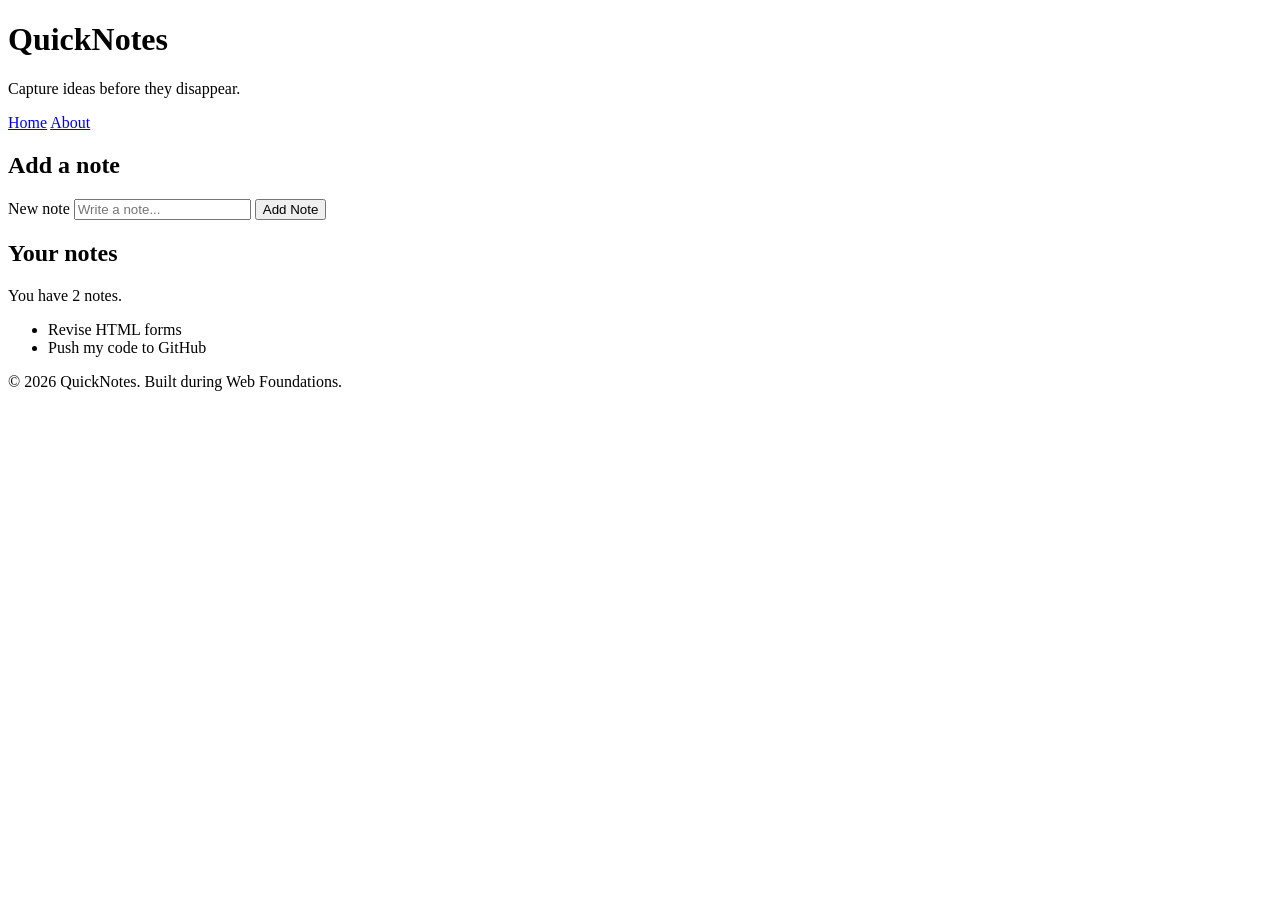
<file: day1/index.html>
<!DOCTYPE html>
<html lang="en">
  <head>
    <meta charset="UTF-8" />
    <meta name="viewport" content="width=device-width, initial-scale=1.0" />
    <title>QuickNotes</title>
  </head>
  <body>
    <header>
      <h1>QuickNotes</h1>
      <p>Capture ideas before they disappear.</p>
      <nav>
        <a href="index.html">Home</a>
        <a href="about.html">About</a>
      </nav>
    </header>

    <main>
      <section>
        <h2>Add a note</h2>
        <form id="note-form">
          <label for="note-input">New note</label>
          <input type="text" id="note-input" placeholder="Write a note...">
          <button type="submit">Add Note</button>
        </form>
      </section>

      <section>
        <h2>Your notes</h2>
        <p id="note-count">You have 2 notes.</p>
        <ul id="notes-list">
          <li>Revise HTML forms</li>
          <li>Push my code to GitHub</li>
        </ul>
      </section>
    </main>

    <footer>
      <p>&copy; 2026 QuickNotes. Built during Web Foundations.</p>
    </footer>
  </body>
</html>
</file>
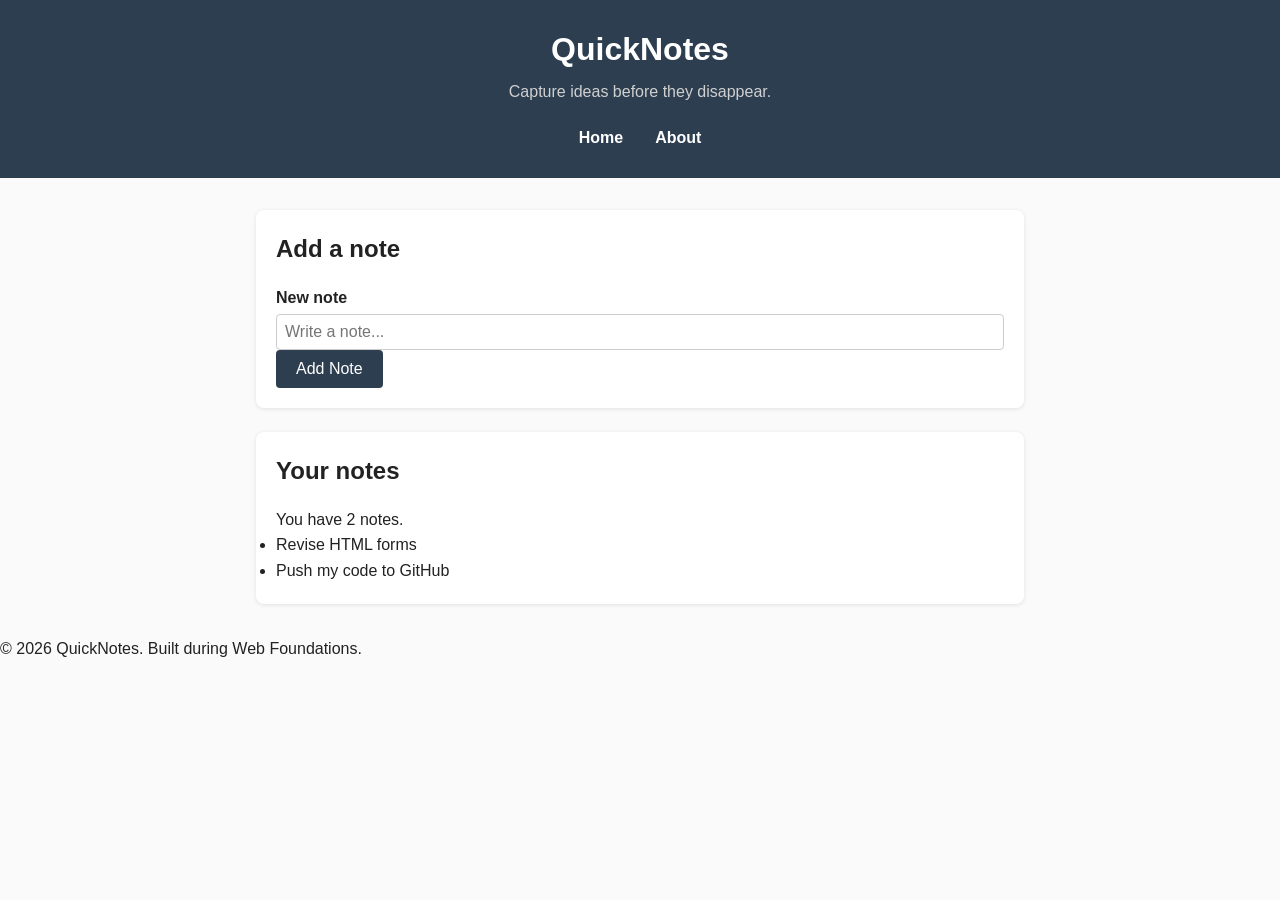
<file: day2/index.html>
<!DOCTYPE html>
<html lang="en">
  <head>
    <meta charset="UTF-8" />
<meta name="viewport" content="width=device-width, initial-scale=1.0" />
    <link rel="stylesheet" href="style.css" />    
    <title>QuickNotes</title>
  </head>
  <body>
    <header>
      <h1>QuickNotes</h1>
      <p>Capture ideas before they disappear.</p>
      <nav>
        <a href="index.html">Home</a>
        <a href="about.html">About</a>
      </nav>
    </header>

    <main>
      <section>
        <h2>Add a note</h2>
        <form id="note-form">
          <label for="note-input">New note</label>
          <input type="text" id="note-input" placeholder="Write a note...">
          <button type="submit">Add Note</button>
        </form>
      </section>

      <section>
        <h2>Your notes</h2>
        <p id="note-count">You have 2 notes.</p>
        <ul id="notes-list">
          <li>Revise HTML forms</li>
          <li>Push my code to GitHub</li>
        </ul>
      </section>
    </main>

    <footer>
      <p>&copy; 2026 QuickNotes. Built during Web Foundations.</p>
    </footer>
  </body>
</html>
</file>
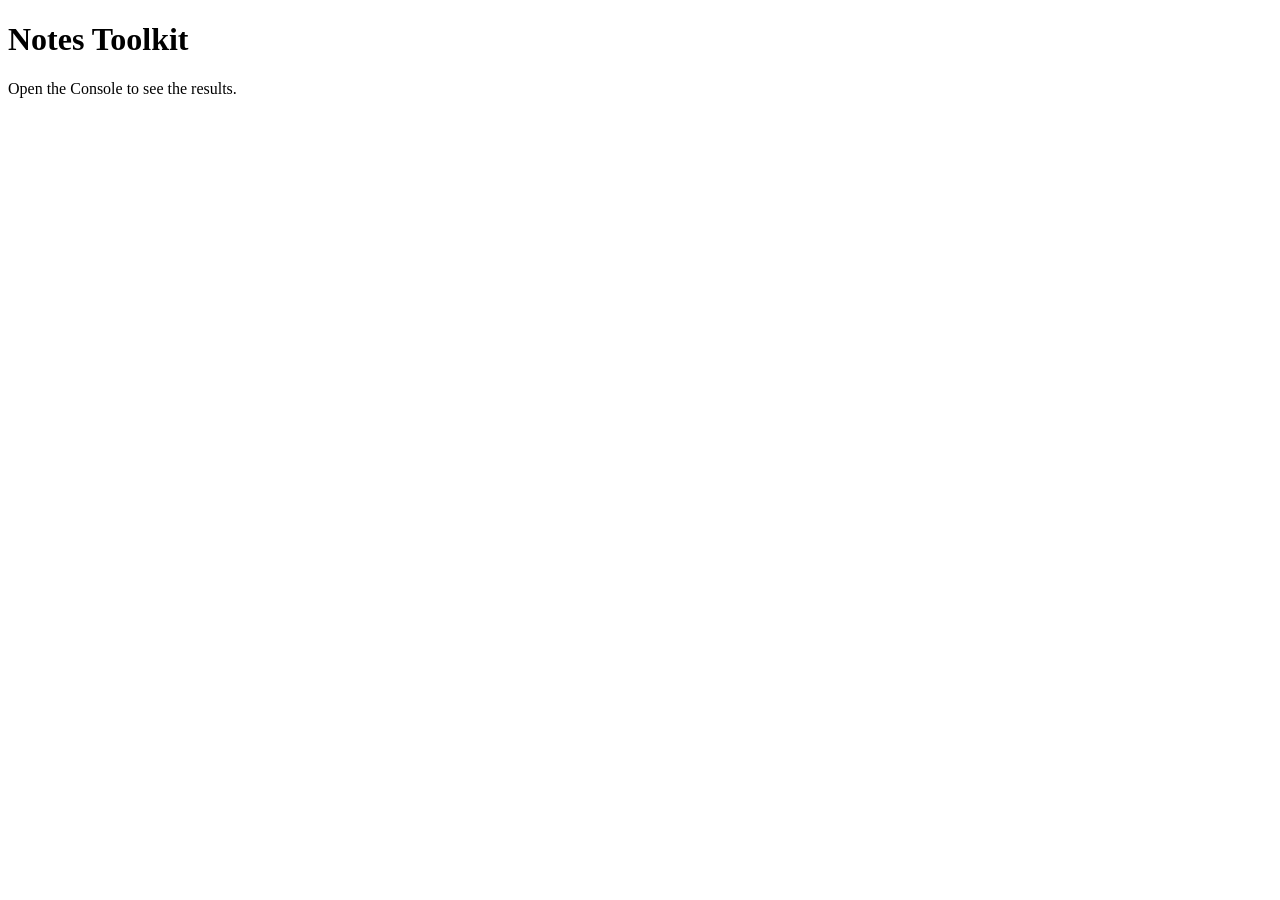
<file: day3/index.html>
<!DOCTYPE html>
<html lang="en">
  <head>
    <meta charset="UTF-8" />
    <meta name="viewport" content="width=device-width, initial-scale=1.0" />
    <title>Notes Toolkit</title>
    <script src="script.js" defer></script>
  </head>
  <body>
      <h1>Notes Toolkit</h1>
      <p>Open the Console to see the results.</p>
  </body>
 </html>
</file>
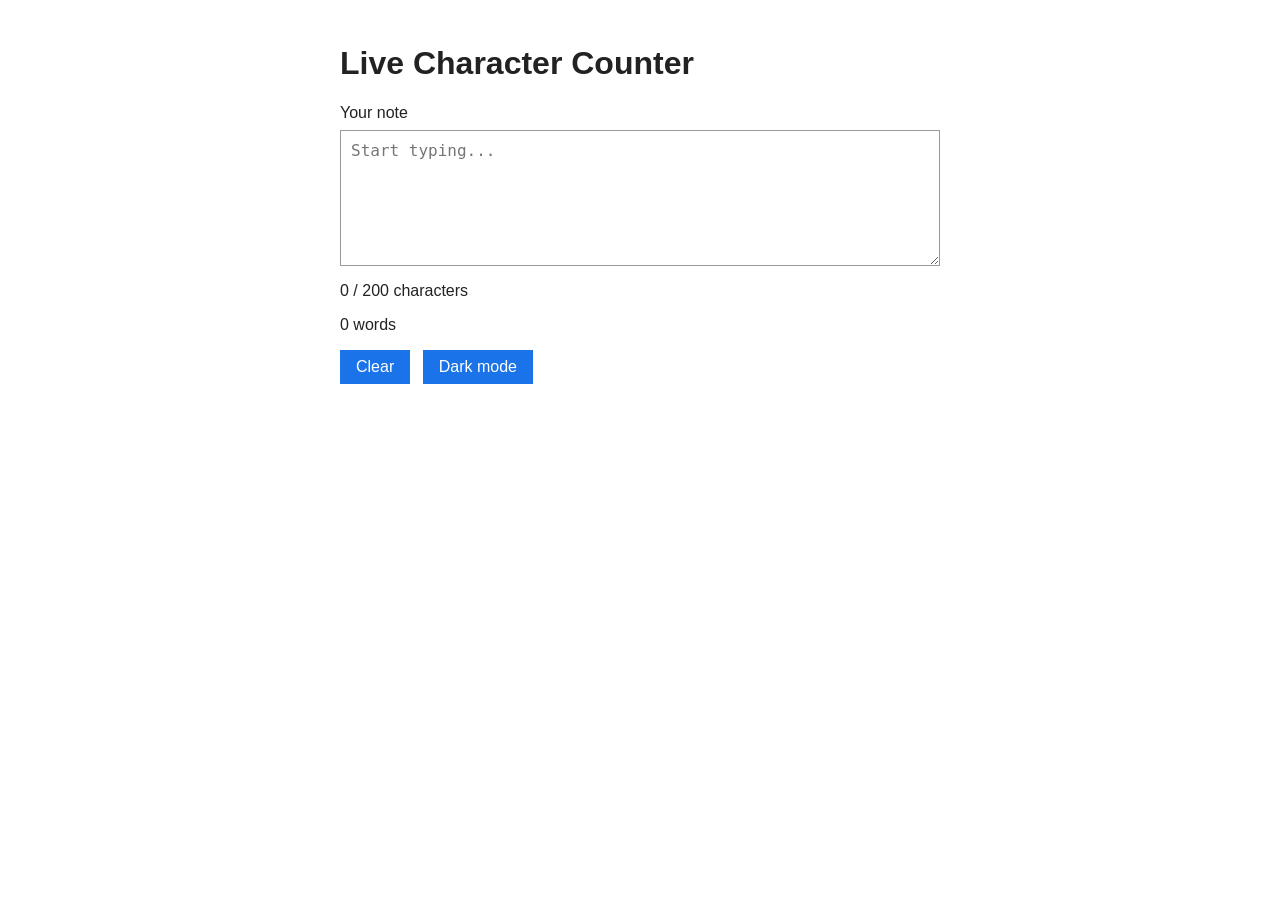
<file: day4/index.html>
<!DOCTYPE html>
<html lang="en">
    <head>
        <meta charset="UTF-8" />
        <meta name="viewport" content="width=device-width, initial-scale=1.0" />
        <title>Live Character Counter</title>
        <link rel="stylesheet" href="style.css" />
        <script src="script.js" defer></script>
    </head>
    <body>
        <main>
            <h1>Live Character Counter</h1>

            <label for="note-text">Your note</label>
            <textarea id="note-text" rows="6" placeholder="Start typing..."></textarea>

            <p id="char-count">0 / 200 characters</p>
            <p id="word-count">0 words</p>

            <button type="button" id="clear-btn">Clear</button>
            <button type="button" id="theme-toggle">Dark mode</button>
        </main>
    </body>

</html>
</file>
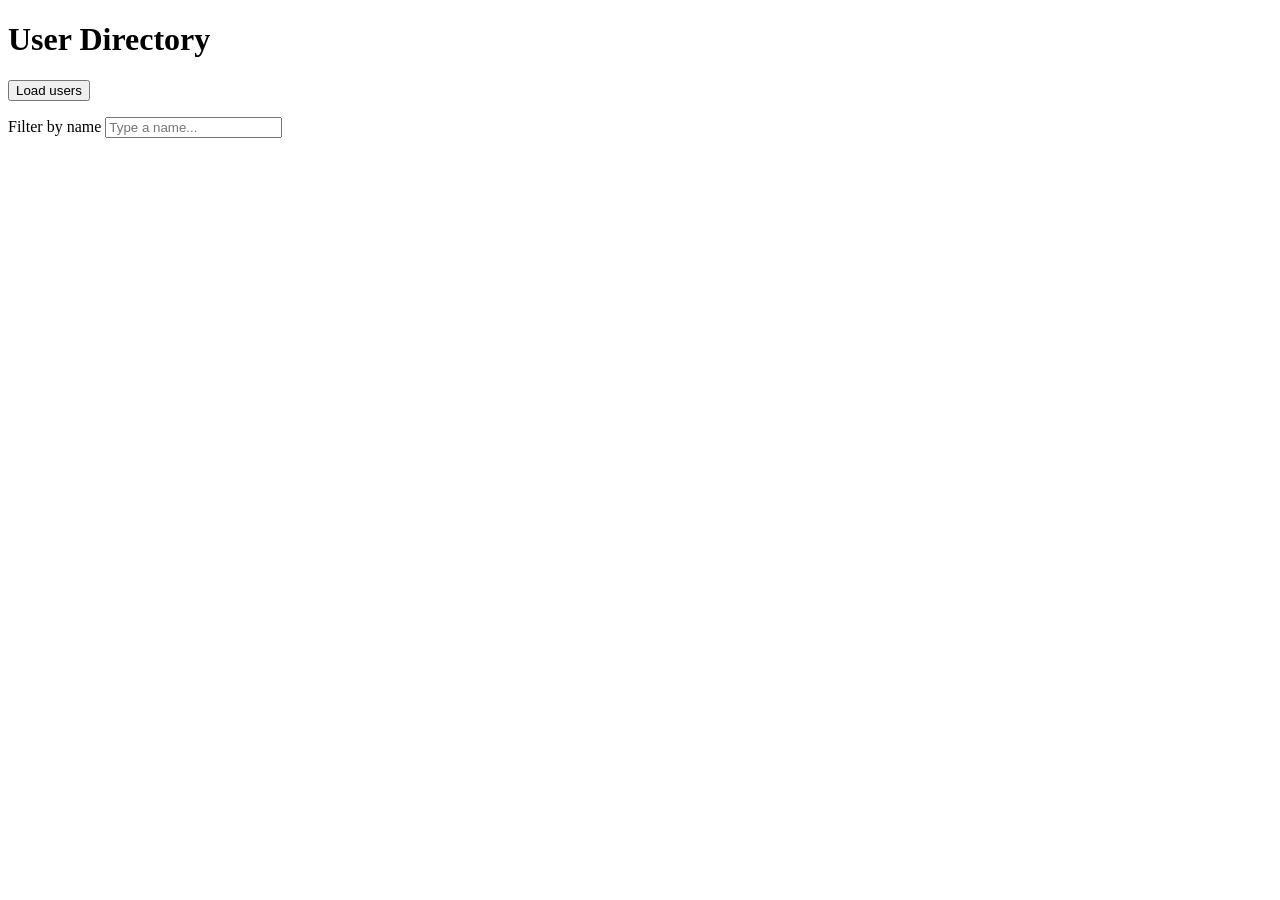
<file: day5/index.html>
<!DOCTYPE html>
<html lang="en">
  <head>
    <meta charset="UTF-8" />
    <meta name="viewport" content="width=device-width, initial-scale=1.0" />
    <title>User Directory</title>
    <script src="users.js" defer></script>
  </head>
  <body>
    <h1>User Directory</h1>

    <button id="load-users" type="button">Load users</button>

    <p>
      <label for="filter-input">Filter by name</label>
      <input type="text" id="filter-input" placeholder="Type a name..." />
    </p>

    <p id="status"></p>

    <ul id="users-list"></ul>
  </body>
</html>
</file>
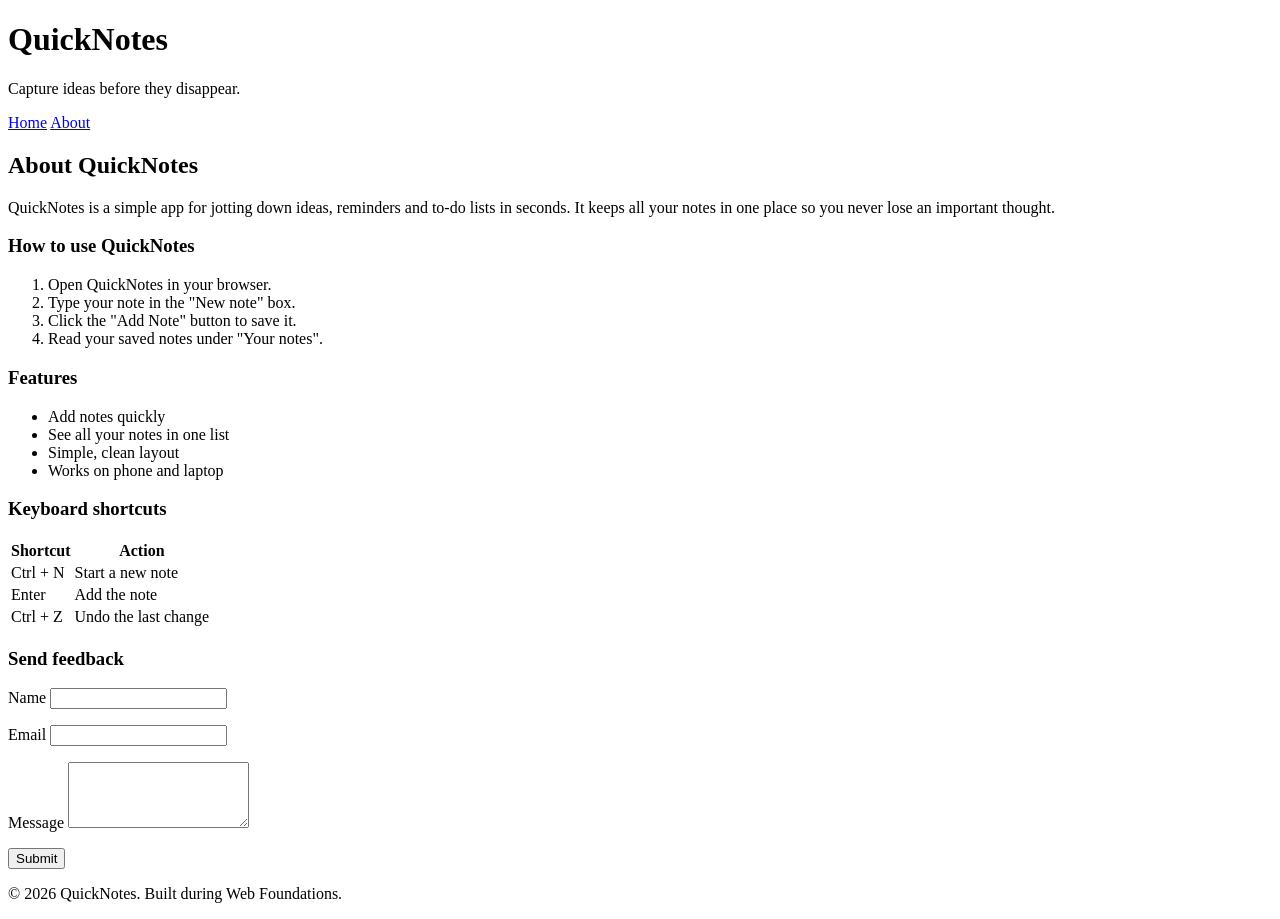
<file: day1/about.html>
<!DOCTYPE html>
<html lang="en">
  <head>
    <meta charset="UTF-8" />
    <meta name="viewport" content="width=device-width, initial-scale=1.0" />
    <title>About QuickNotes</title>
  </head>
  <body>
    <header>
      <h1>QuickNotes</h1>
      <p>Capture ideas before they disappear.</p>
      <nav>
        <a href="index.html">Home</a>
        <a href="about.html">About</a>
      </nav>
    </header>

    <main>
      <h2>About QuickNotes</h2>
      <p>QuickNotes is a simple app for jotting down ideas, reminders and to-do lists in seconds. It keeps all your notes in one place so you never lose an important thought.</p>

      <section>
        <h3>How to use QuickNotes</h3>
        <ol>
          <li>Open QuickNotes in your browser.</li>
          <li>Type your note in the "New note" box.</li>
          <li>Click the "Add Note" button to save it.</li>
          <li>Read your saved notes under "Your notes".</li>
        </ol>
      </section>

      <section>
        <h3>Features</h3>
        <ul>
          <li>Add notes quickly</li>
          <li>See all your notes in one list</li>
          <li>Simple, clean layout</li>
          <li>Works on phone and laptop</li>
        </ul>
      </section>

      <section>
        <h3>Keyboard shortcuts</h3>
        <table>
          <thead>
            <tr>
              <th>Shortcut</th>
              <th>Action</th>
            </tr>
          </thead>
          <tbody>
            <tr>
              <td>Ctrl + N</td>
              <td>Start a new note</td>
            </tr>
            <tr>
              <td>Enter</td>
              <td>Add the note</td>
            </tr>
            <tr>
              <td>Ctrl + Z</td>
              <td>Undo the last change</td>
            </tr>
          </tbody>
        </table>
      </section>

      <section>
        <h3>Send feedback</h3>
        <form>
          <p>
            <label for="name">Name</label>
            <input type="text" id="name" name="name" required>
          </p>
          <p>
            <label for="email">Email</label>
            <input type="email" id="email" name="email" required>
          </p>
          <p>
            <label for="message">Message</label>
            <textarea id="message" name="message" rows="4" required></textarea>
          </p>
          <button type="submit">Submit</button>
        </form>
      </section>
    </main>

    <footer>
      <p>&copy; 2026 QuickNotes. Built during Web Foundations.</p>
    </footer>
  </body>
</html>
</file>
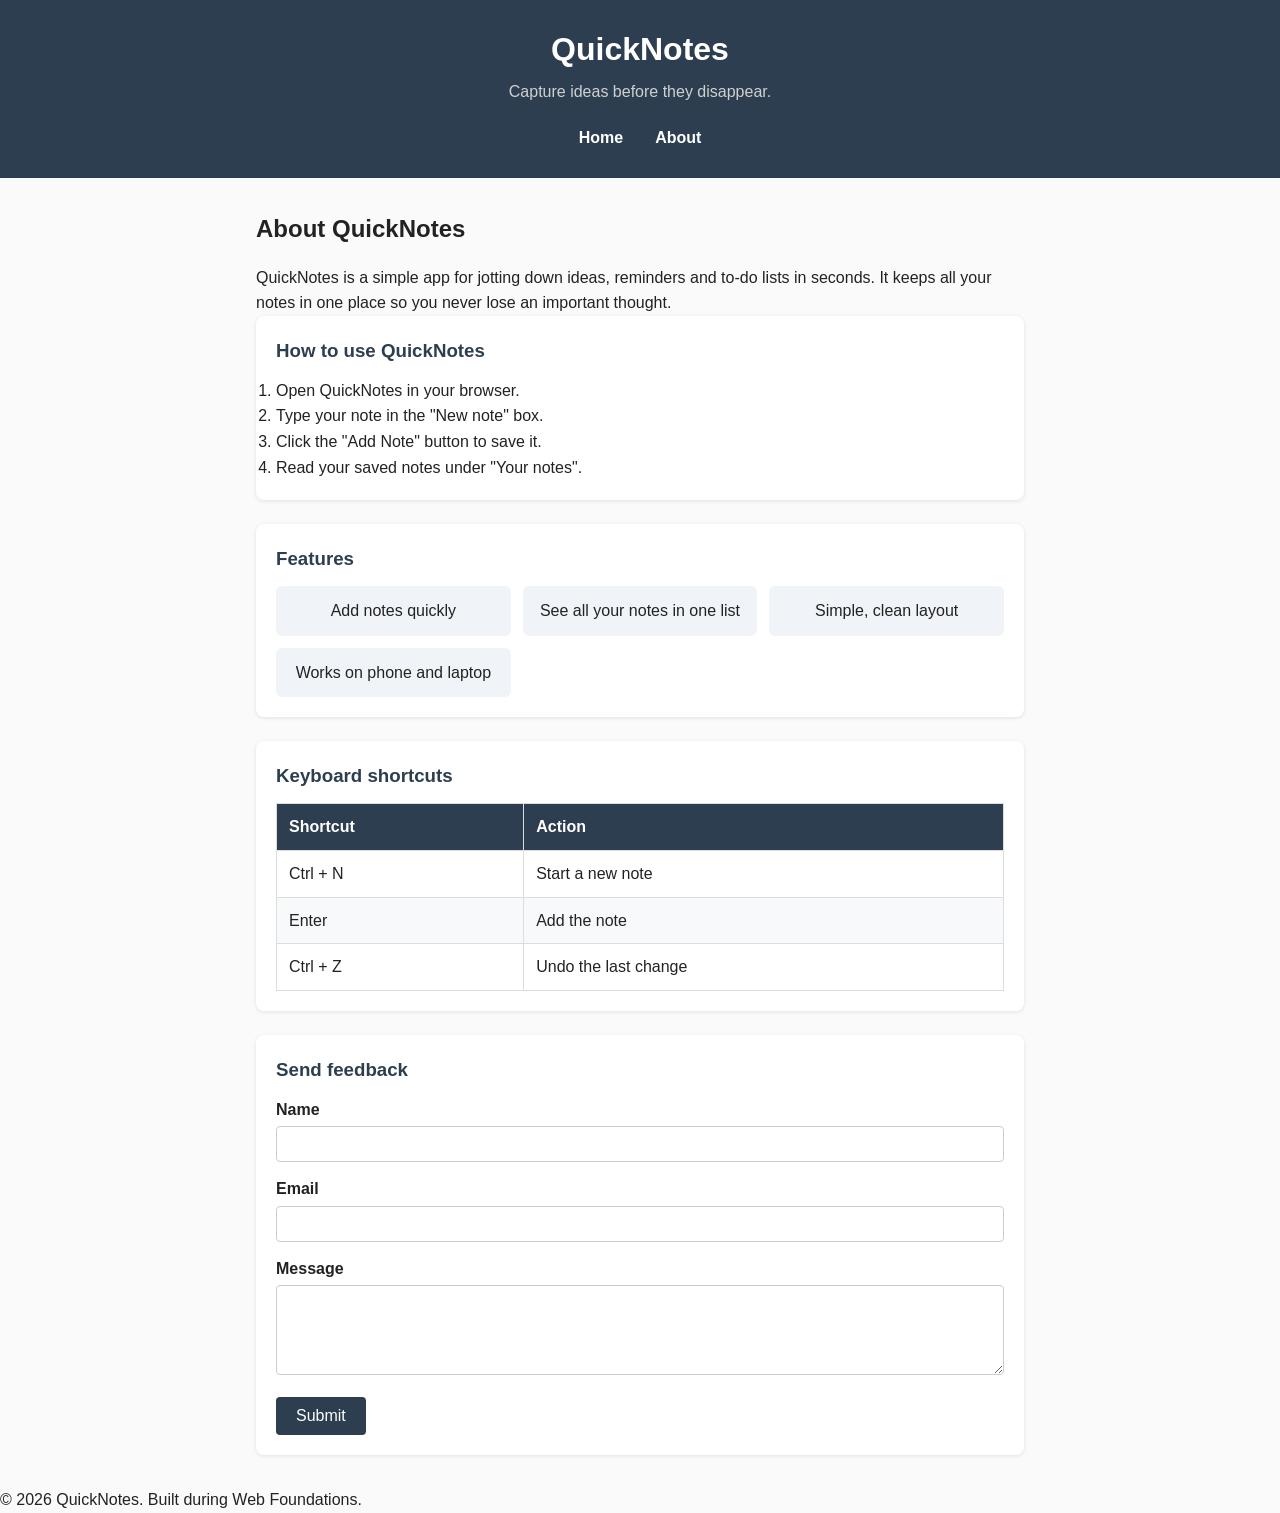
<file: day2/about.html>
<!DOCTYPE html>
<html lang="en">
  <head>
    <meta charset="UTF-8" />
    <meta name="viewport" content="width=device-width, initial-scale=1.0" />
    <link rel="stylesheet" href="style.css" />
    <title>About QuickNotes</title>
  </head>
  <body>
    <header>
      <h1>QuickNotes</h1>
      <p>Capture ideas before they disappear.</p>
      <nav>
        <a href="index.html">Home</a>
        <a href="about.html">About</a>
      </nav>
    </header>

    <main>
      <h2>About QuickNotes</h2>
      <p>QuickNotes is a simple app for jotting down ideas, reminders and to-do lists in seconds. It keeps all your notes in one place so you never lose an important thought.</p>

      <section>
        <h3>How to use QuickNotes</h3>
        <ol>
          <li>Open QuickNotes in your browser.</li>
          <li>Type your note in the "New note" box.</li>
          <li>Click the "Add Note" button to save it.</li>
          <li>Read your saved notes under "Your notes".</li>
        </ol>
      </section>

      <section>
        <h3>Features</h3>
        <ul class="features">
          <li>Add notes quickly</li>
          <li>See all your notes in one list</li>
          <li>Simple, clean layout</li>
          <li>Works on phone and laptop</li>
        </ul>
      </section>

      <section>
        <h3>Keyboard shortcuts</h3>
        <table>
          <thead>
            <tr>
              <th>Shortcut</th>
              <th>Action</th>
            </tr>
          </thead>
          <tbody>
            <tr>
              <td>Ctrl + N</td>
              <td>Start a new note</td>
            </tr>
            <tr>
              <td>Enter</td>
              <td>Add the note</td>
            </tr>
            <tr>
              <td>Ctrl + Z</td>
              <td>Undo the last change</td>
            </tr>
          </tbody>
        </table>
      </section>

      <section>
        <h3>Send feedback</h3>
        <form>
          <p>
            <label for="name">Name</label>
            <input type="text" id="name" name="name" required>
          </p>
          <p>
            <label for="email">Email</label>
            <input type="email" id="email" name="email" required>
          </p>
          <p>
            <label for="message">Message</label>
            <textarea id="message" name="message" rows="4" required></textarea>
          </p>
          <button type="submit">Submit</button>
        </form>
      </section>
    </main>

    <footer>
      <p>&copy; 2026 QuickNotes. Built during Web Foundations.</p>
    </footer>
  </body>
</html>
</file>
<file: day2/style.css>
/* Reset */
* {
  box-sizing: border-box;
  margin: 0;
  padding: 0;
}

/* Base body styles */
body {
  font-family: Arial, Helvetica, sans-serif;
  line-height: 1.6;
  color: #222;
  background-color: #fafafa;
}
/* Header */
header {
  background-color: #2c3e50;
  color: #fff;
  padding: 24px 16px;
  text-align: center;
}

header h1 {
  font-size: 2rem;
  margin-bottom: 4px;
}

header p {
  font-size: 1rem;
  color: #d0d0d0;
  margin-bottom: 16px;
}
/* Nav */
nav {
  display: flex;
  justify-content: center;
  gap: 16px;
}

nav a {
  color: #fff;
  text-decoration: none;
  font-weight: bold;
  padding: 4px 8px;
  border-radius: 4px;
  transition: background-color 0.2s ease;
}

nav a:hover {
  background-color: #3e5771;
  text-decoration: none;
}

/* Main */
main {
  max-width: 800px;
  margin: 32px auto;
  padding: 0 16px;
}

main section {
  background-color: #fff;
  border-radius: 8px;
  padding: 20px;
  margin-bottom: 24px;
  box-shadow: 0 1px 4px rgba(0, 0, 0, 0.1);
}

main h2 {
  margin-bottom: 16px;
}

main h3 {
  margin-bottom: 12px;
  color: #2c3e50;
}
/* Features grid */
.features {
  display: grid;
  grid-template-columns: repeat(auto-fit, minmax(180px, 1fr));
  gap: 12px;
  list-style: none;
}

.features li {
  background-color: #f0f4f8;
  padding: 12px;
  border-radius: 6px;
  text-align: center;
}
/* Table */
table {
  width: 100%;
  border-collapse: collapse;
  margin-top: 8px;
}

th,
td {
  border: 1px solid #ddd;
  padding: 10px 12px;
  text-align: left;
}

th {
  background-color: #2c3e50;
  color: #fff;
}

tbody tr:nth-child(even) {
  background-color: #f7f9fb;
}

/* Form */
form p {
  margin-bottom: 14px;
}

form label {
  display: block;
  margin-bottom: 4px;
  font-weight: bold;
}

form input,
form textarea {
  width: 100%;
  padding: 8px;
  border: 1px solid #ccc;
  border-radius: 4px;
  font-family: inherit;
  font-size: 1rem;
}

form input:focus,
form textarea:focus {
  outline: none;
  border-color: #2c3e50;
}

form button {
  background-color: #2c3e50;
  color: #fff;
  border: none;
  padding: 10px 20px;
  border-radius: 4px;
  cursor: pointer;
  font-size: 1rem;
  transition: background-color 0.2s ease;
}

form button:hover {
  background-color: #3e5771;
}

/* Small screens */
@media (max-width: 600px) {
  header h1 {
    font-size: 1.5rem;
  }

  header {
    padding: 16px 12px;
  }

  main {
    padding: 0 12px;
  }

  main section {
    padding: 14px;
  }

  nav {
    gap: 10px;
  }
}
</file>
<file: day4/style.css>
:root {
    --bg: #ffffff;
    --text: #222222;
    --border: #999999;
    --accent: #1a73e8;
}

body.dark {
    --bg: #1e1e1e;
    --text: #f1f1f1;
    --border: #666666;
    --accent: #8ab4f8;
}

body {
    background-color: var(--bg);
    color: var(--text);
    font-family: Arial, sans-serif;
    margin: 0;
    padding: 24px;
}

main {
    max-width: 600px;
    margin: 0 auto;
}

textarea {
    display: block;
    width: 100%;
    box-sizing: border-box;
    padding: 10px;
    margin-top: 8px;
    border: 1px solid var(--border);
    background-color: var(--bg);
    color: var(--text);
    font-size: 1rem;
}

button {
    margin-right: 8px;
    padding: 8px 16px;
    background-color: var(--accent);
    color: var(--bg);
    border: none;
    cursor: pointer;
    font-size: 1rem;
}

.warning {
    color: orange;
}

.over {
    color: red;
    font-weight: bold;
}
</file>
